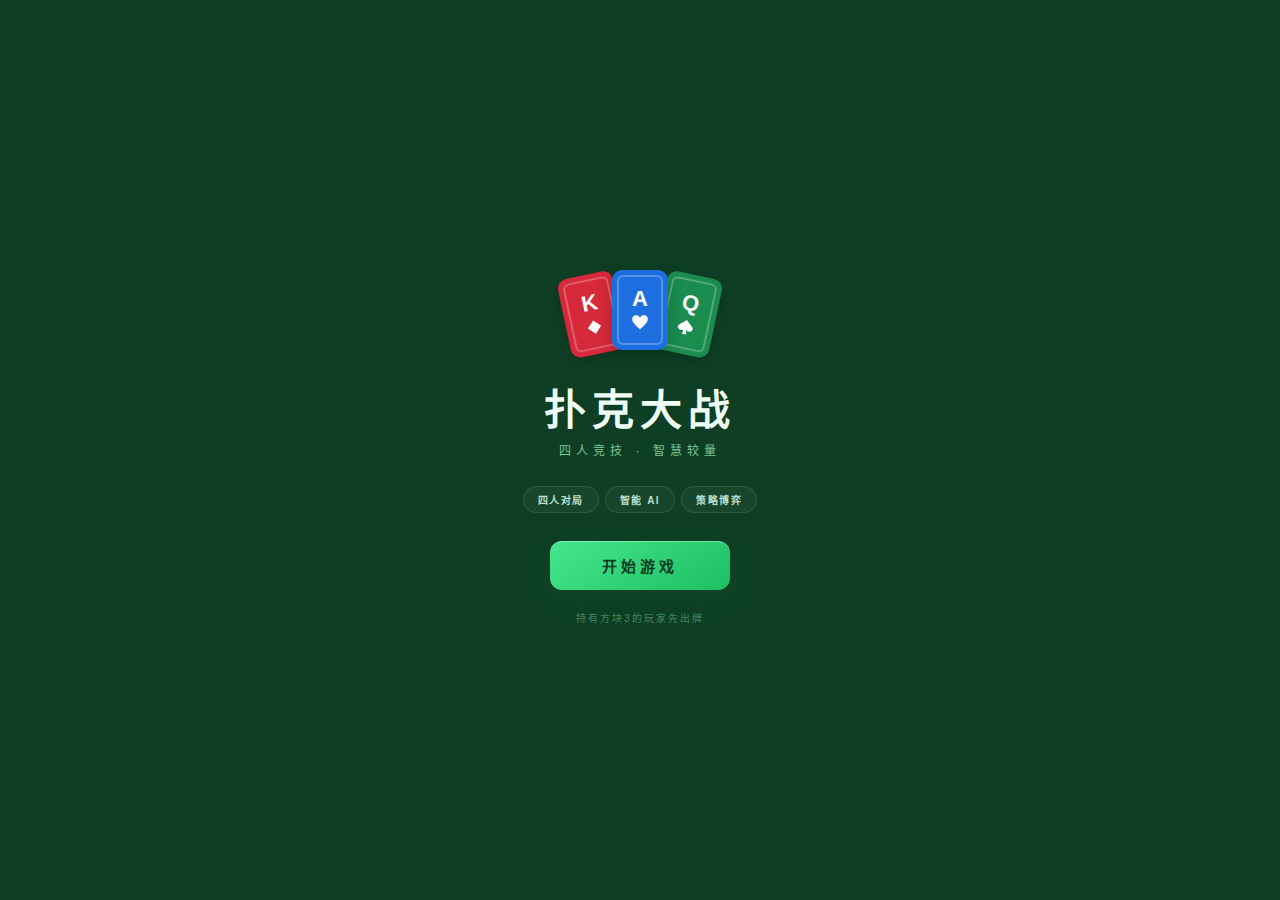
<file: index.html>
<!DOCTYPE html>
<html lang="zh-CN">
<head>
    <meta charset="UTF-8">
    <meta name="viewport" content="width=device-width, initial-scale=1.0, user-scalable=no, viewport-fit=cover">
    <title>扑克牌对战</title>
    <link rel="stylesheet" href="/static/css/style.css">
</head>
<body>
<div id="app">
    <div id="title-screen">
        <div class="title-wrap">
            <div class="title-cards">
                <div class="title-cd">
                    K
                    <svg class="title-cd-sm" viewBox="0 0 40 40"><polygon points="20,5 35,20 20,35 5,20" fill="#fff"/></svg>
                </div>
                <div class="title-cd">
                    A
                    <svg class="title-cd-sm" viewBox="0 0 40 40"><path d="M20 34C11 27 3 19 3 13A8.5 8.5 0 0 1 20 10 8.5 8.5 0 0 1 37 13C37 19 29 27 20 34Z" fill="#fff"/></svg>
                </div>
                <div class="title-cd">
                    Q
                    <svg class="title-cd-sm" viewBox="0 0 40 40"><path d="M20 4C11 13 3 17 3 23A8.5 8.5 0 0 0 17 26L15 36H25L23 26A8.5 8.5 0 0 0 37 23C37 17 29 13 20 4Z" fill="#fff"/></svg>
                </div>
            </div>
            <h1>扑克大战</h1>
            <p class="sub">四人竞技 · 智慧较量</p>
            <div class="title-features">
                <span class="title-feat">四人对局</span>
                <span class="title-feat">智能 AI</span>
                <span class="title-feat">策略博弈</span>
            </div>
            <button class="btn-main" onclick="startGame()">开始游戏</button>
            <p class="title-hint">持有方块3的玩家先出牌</p>
        </div>
    </div>

    <div id="board" class="hidden">
        <header id="hud">
            <span id="turn-info"></span>
            <div class="hud-r">
                <button class="btn-ico" onclick="toggleTheme()" title="切换主题">
                    <svg id="ico-sun" viewBox="0 0 24 24" width="16" height="16"><circle cx="12" cy="12" r="4" fill="none" stroke="currentColor" stroke-width="2"/><g stroke="currentColor" stroke-width="2" stroke-linecap="round"><line x1="12" y1="2" x2="12" y2="4"/><line x1="12" y1="20" x2="12" y2="22"/><line x1="4.93" y1="4.93" x2="6.34" y2="6.34"/><line x1="17.66" y1="17.66" x2="19.07" y2="19.07"/><line x1="2" y1="12" x2="4" y2="12"/><line x1="20" y1="12" x2="22" y2="12"/><line x1="4.93" y1="19.07" x2="6.34" y2="17.66"/><line x1="17.66" y1="6.34" x2="19.07" y2="4.93"/></g></svg>
                    <svg id="ico-moon" class="hidden" viewBox="0 0 24 24" width="16" height="16"><path d="M21 12.79A9 9 0 1111.21 3 7 7 0 0021 12.79z" fill="none" stroke="currentColor" stroke-width="2" stroke-linecap="round" stroke-linejoin="round"/></svg>
                </button>
                <button class="btn-hud" onclick="startGame()">New</button>
            </div>
        </header>

        <div id="table">
            <section class="seat seat-top" id="seat-2">
                <div class="tag"><span class="dot c-red"></span><span>电脑C</span><span class="cnt" id="cnt-2">13</span></div>
                <div class="zone" id="zone-2"></div>
            </section>

            <section class="seat seat-left" id="seat-1">
                <div class="tag"><span class="dot c-amber"></span><span>电脑B</span><span class="cnt" id="cnt-1">13</span></div>
                <div class="zone" id="zone-1"></div>
            </section>

            <section class="seat seat-right" id="seat-3">
                <div class="tag"><span class="dot c-violet"></span><span>电脑D</span><span class="cnt" id="cnt-3">13</span></div>
                <div class="zone" id="zone-3"></div>
            </section>

            <div id="center"><div id="msg"></div></div>

            <section class="seat seat-btm" id="seat-0">
                <div class="zone" id="zone-0"></div>
                <div class="tag"><span class="dot c-blue"></span><span>你</span><span class="cnt" id="cnt-0">13</span></div>
                <div id="hand"></div>
                <div id="acts">
                    <button id="btn-play" class="btn-act b-play" onclick="playCards()" disabled>出牌</button>
                    <button id="btn-pass" class="btn-act b-pass" onclick="passTurn()" disabled>不出</button>
                </div>
            </section>
        </div>
    </div>

    <div id="overlay" class="hidden">
        <div id="modal">
            <div id="m-ico"></div>
            <h2 id="m-txt"></h2>
            <button class="btn-main" onclick="startGame()">再来一局</button>
        </div>
    </div>
</div>
<script src="/static/js/game.js"></script>
</body>
</html>
</file>
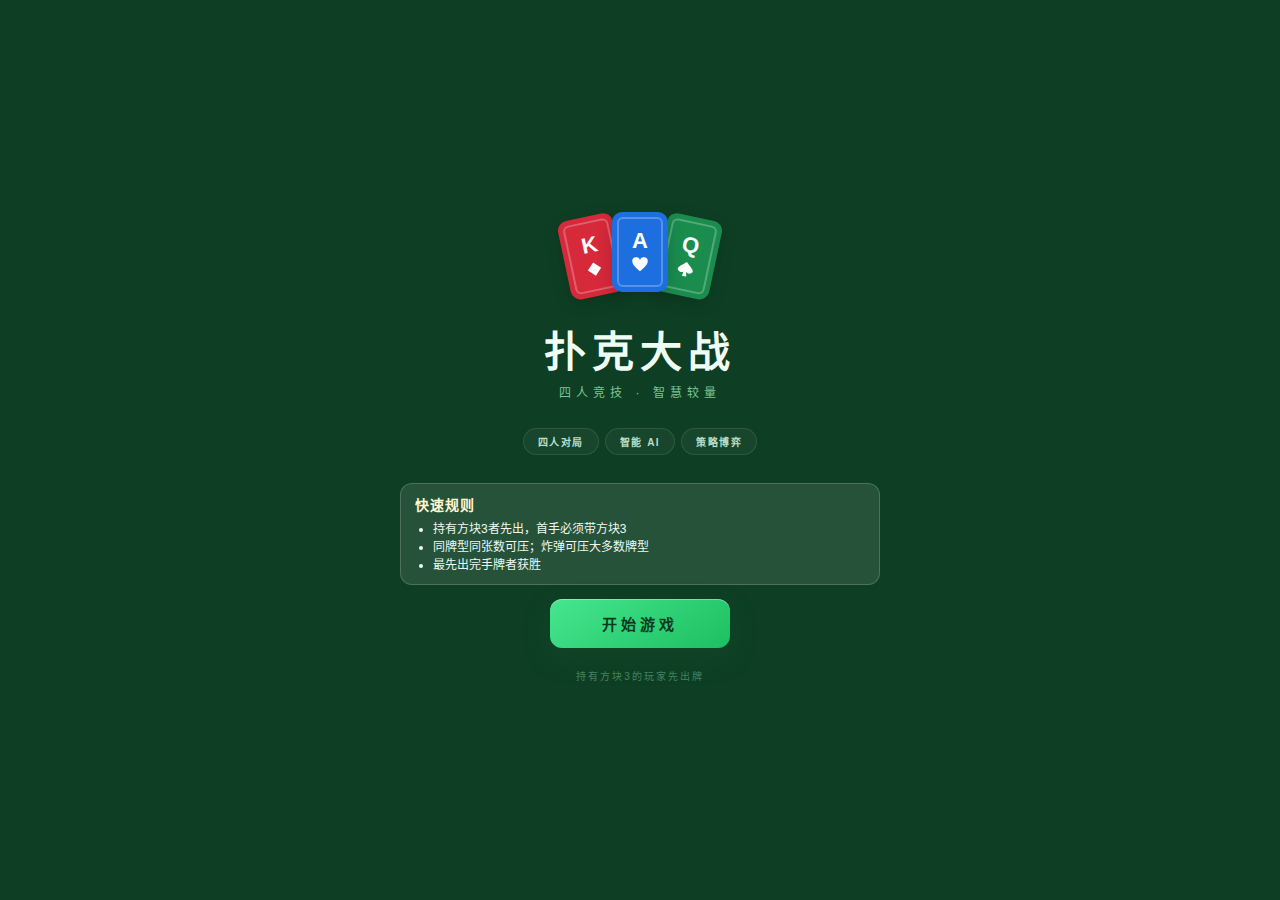
<file: templates/index.html>
<!DOCTYPE html>
<html lang="zh-CN">
<head>
    <meta charset="UTF-8">
    <meta name="viewport" content="width=device-width, initial-scale=1.0, user-scalable=no, viewport-fit=cover">
    <title>扑克牌对战</title>
    <link rel="stylesheet" href="/static/css/style.css">
</head>
<body>
<div id="app">
    <div id="title-screen">
        <div class="title-wrap">
            <div class="title-cards">
                <div class="title-cd">
                    K
                    <svg class="title-cd-sm" viewBox="0 0 40 40"><polygon points="20,5 35,20 20,35 5,20" fill="#fff"/></svg>
                </div>
                <div class="title-cd">
                    A
                    <svg class="title-cd-sm" viewBox="0 0 40 40"><path d="M20 34C11 27 3 19 3 13A8.5 8.5 0 0 1 20 10 8.5 8.5 0 0 1 37 13C37 19 29 27 20 34Z" fill="#fff"/></svg>
                </div>
                <div class="title-cd">
                    Q
                    <svg class="title-cd-sm" viewBox="0 0 40 40"><path d="M20 4C11 13 3 17 3 23A8.5 8.5 0 0 0 17 26L15 36H25L23 26A8.5 8.5 0 0 0 37 23C37 17 29 13 20 4Z" fill="#fff"/></svg>
                </div>
            </div>
            <h1>扑克大战</h1>
            <p class="sub">四人竞技 · 智慧较量</p>
            <div class="title-features">
                <span class="title-feat">四人对局</span>
                <span class="title-feat">智能 AI</span>
                <span class="title-feat">策略博弈</span>
            </div>
            <div class="quick-rules">
                <h3>快速规则</h3>
                <ul>
                    <li>持有方块3者先出，首手必须带方块3</li>
                    <li>同牌型同张数可压；炸弹可压大多数牌型</li>
                    <li>最先出完手牌者获胜</li>
                </ul>
            </div>
            <button class="btn-main" onclick="startGame()">开始游戏</button>
            <p class="title-hint">持有方块3的玩家先出牌</p>
        </div>
    </div>

    <div id="board" class="hidden">
        <header id="hud">
            <span id="turn-info"></span>
            <div class="hud-r">
                <button class="btn-ico" onclick="toggleTheme()" title="切换主题">
                    <svg id="ico-sun" viewBox="0 0 24 24" width="16" height="16"><circle cx="12" cy="12" r="4" fill="none" stroke="currentColor" stroke-width="2"/><g stroke="currentColor" stroke-width="2" stroke-linecap="round"><line x1="12" y1="2" x2="12" y2="4"/><line x1="12" y1="20" x2="12" y2="22"/><line x1="4.93" y1="4.93" x2="6.34" y2="6.34"/><line x1="17.66" y1="17.66" x2="19.07" y2="19.07"/><line x1="2" y1="12" x2="4" y2="12"/><line x1="20" y1="12" x2="22" y2="12"/><line x1="4.93" y1="19.07" x2="6.34" y2="17.66"/><line x1="17.66" y1="6.34" x2="19.07" y2="4.93"/></g></svg>
                    <svg id="ico-moon" class="hidden" viewBox="0 0 24 24" width="16" height="16"><path d="M21 12.79A9 9 0 1111.21 3 7 7 0 0021 12.79z" fill="none" stroke="currentColor" stroke-width="2" stroke-linecap="round" stroke-linejoin="round"/></svg>
                </button>
                <button class="btn-hud" onclick="startGame()">New</button>
            </div>
        </header>

        <div id="table">
            <section class="seat seat-top" id="seat-2">
                <div class="tag"><span class="dot c-red"></span><span>电脑C</span><span class="cnt" id="cnt-2">13</span></div>
                <div class="zone" id="zone-2"></div>
            </section>

            <section class="seat seat-left" id="seat-1">
                <div class="tag"><span class="dot c-amber"></span><span>电脑B</span><span class="cnt" id="cnt-1">13</span></div>
                <div class="zone" id="zone-1"></div>
            </section>

            <section class="seat seat-right" id="seat-3">
                <div class="tag"><span class="dot c-violet"></span><span>电脑D</span><span class="cnt" id="cnt-3">13</span></div>
                <div class="zone" id="zone-3"></div>
            </section>

            <div id="center"><div id="msg"></div></div>

            <section class="seat seat-btm" id="seat-0">
                <div class="zone" id="zone-0"></div>
                <div class="tag"><span class="dot c-blue"></span><span>你</span><span class="cnt" id="cnt-0">13</span></div>
                <div id="hand"></div>
                <div id="acts">
                    <button id="btn-play" class="btn-act b-play" onclick="playCards()" disabled>出牌</button>
                    <button id="btn-pass" class="btn-act b-pass" onclick="passTurn()" disabled>不出</button>
                </div>
            </section>
        </div>
    </div>

    <div id="overlay" class="hidden">
        <div id="modal">
            <div id="m-ico"></div>
            <h2 id="m-txt"></h2>
            <button class="btn-main" onclick="startGame()">再来一局</button>
        </div>
    </div>
</div>
<script src="/static/js/game.js"></script>
</body>
</html>
</file>
<file: static/css/style.css>
/* ==== Variables ==== */
:root {
    --bg:#1b6d3f;  --bg2:#145331;  --bg3:#0f4528;
    --tx:#f0fdf4;  --tx2:#bbdfc9;  --tx3:#7cc49a;
    --acc:#34d67b; --acc-fg:#0a3a1e;
    --gold:#f5c542;
    --cbg:#fff;  --cbdr:#d4d8dc;  --csh:rgba(0,0,0,.10);
    --csel:#2e7cf6; --cselg:rgba(46,124,246,.30);
    --hud:rgba(15,69,40,.96);
    --ov:rgba(0,0,0,.55);
    --mbg:#fff; --mbdr:#e2e6ea; --mtx:#1e293b;
    --pass-bg:#78879a;
    --bbl:rgba(0,0,0,.18);
    --s-dia:#1d6fe0; --s-clb:#1a8c4e; --s-hrt:#d6293a; --s-spd:#23272e;
    --card-bg:#fff; --card-border:#d4d8dc;
    --card-inner:rgba(0,0,0,.04);
    --seat-bg:rgba(0,0,0,.08);
    --seat-on-bg:rgba(245,197,66,.12);
    --seat-on-ring:rgba(245,197,66,.35);
    --zone-min:52px;
    --btn-play:#2e7cf6; --btn-play-fg:#fff;
    --btn-pass:#5a6678; --btn-pass-fg:#fff;
    --title-bg:#0e3f24;
    --title-card-shadow:rgba(0,0,0,.18);
}
[data-theme="dark"] {
    --bg:#16162a;  --bg2:#101020;  --bg3:#1c1c34;
    --tx:#dfe4ec;  --tx2:#8e97a8;  --tx3:#5c6577;
    --acc:#7c82f8; --acc-fg:#fff;
    --gold:#f5c542;
    --cbg:#252540;  --cbdr:#3c3c5c;  --csh:rgba(0,0,0,.32);
    --csel:#818cf8; --cselg:rgba(129,140,248,.35);
    --hud:rgba(16,16,32,.96);
    --ov:rgba(0,0,0,.70);
    --mbg:#252540; --mbdr:#3c3c5c; --mtx:#dfe4ec;
    --pass-bg:#3e4555;
    --bbl:rgba(255,255,255,.06);
    --s-dia:#5b9cf5; --s-clb:#4cd98e; --s-hrt:#f27080; --s-spd:#bcc5d3;
    --card-bg:#2a2a48; --card-border:#44446a;
    --card-inner:rgba(255,255,255,.03);
    --seat-bg:rgba(255,255,255,.04);
    --seat-on-bg:rgba(245,197,66,.08);
    --seat-on-ring:rgba(245,197,66,.25);
    --btn-play:#6366f1; --btn-play-fg:#fff;
    --btn-pass:#3e4555; --btn-pass-fg:#bcc5d3;
    --title-bg:#0c0c1a;
    --title-card-shadow:rgba(0,0,0,.40);
}

/* ==== Reset ==== */
*{margin:0;padding:0;box-sizing:border-box}
html,body{height:100%;overflow:hidden;touch-action:manipulation}
body{
    font-family:'SF Pro Display','SF Pro Text',-apple-system,BlinkMacSystemFont,'Segoe UI','PingFang SC','Microsoft YaHei',sans-serif;
    background:var(--bg); color:var(--tx);
    -webkit-tap-highlight-color:transparent;
    -webkit-user-select:none; user-select:none;
}
.hidden{display:none!important}

/* ==== Title ==== */
#title-screen{
    height:100vh;display:flex;align-items:center;justify-content:center;
    background:var(--title-bg);
    position:relative;overflow:hidden;
}
#title-screen::before{
    content:'';position:absolute;inset:0;
    background:repeating-conic-gradient(var(--title-bg) 0% 25%, transparent 0% 50%) 0 0/60px 60px;
    opacity:.12;pointer-events:none;
}
.title-wrap{
    text-align:center;position:relative;z-index:1;
    animation:titleIn .6s cubic-bezier(.22,1,.36,1);
}
@keyframes titleIn{from{opacity:0;transform:translateY(24px)}to{opacity:1;transform:translateY(0)}}

.title-cards{margin-bottom:20px;display:flex;justify-content:center;gap:0}
.title-cd{
    width:56px;height:80px;border-radius:10px;
    display:flex;flex-direction:column;align-items:center;justify-content:center;
    font-weight:900;font-size:22px;line-height:1;
    box-shadow:0 4px 16px var(--title-card-shadow);
    position:relative;
    transition:transform .3s cubic-bezier(.22,1,.36,1);
}
.title-cd::after{
    content:'';position:absolute;inset:5px;
    border:2px solid rgba(255,255,255,.25);border-radius:6px;
}
.title-cd:nth-child(1){background:#d6293a;color:#fff;transform:rotate(-12deg) translateX(8px);z-index:1}
.title-cd:nth-child(2){background:#1d6fe0;color:#fff;transform:translateY(-6px);z-index:3}
.title-cd:nth-child(3){background:#1a8c4e;color:#fff;transform:rotate(12deg) translateX(-8px);z-index:2}
.title-cd-sm{width:18px;height:18px;margin-top:4px}

.title-wrap h1{
    font-size:clamp(28px,7vw,42px);font-weight:900;
    letter-spacing:6px;color:var(--tx);
    margin-bottom:4px;
}
.sub{
    font-size:12px;color:var(--tx3);letter-spacing:5px;
    font-weight:500;margin-bottom:28px;text-transform:uppercase;
}
.title-features{
    display:flex;justify-content:center;gap:6px;
    margin-bottom:28px;flex-wrap:wrap;
}
.title-feat{
    font-size:10px;font-weight:700;letter-spacing:1.5px;
    color:var(--tx2);text-transform:uppercase;
    padding:5px 14px;
    border:1.5px solid rgba(255,255,255,.1);border-radius:20px;
    background:rgba(255,255,255,.04);
}
.btn-main{
    padding:14px 52px;font-size:15px;font-weight:800;
    color:var(--acc-fg);background:var(--acc);
    border:none;border-radius:12px;cursor:pointer;letter-spacing:4px;
    text-transform:uppercase;
    box-shadow:0 4px 0 rgba(0,0,0,.15);
    transition:transform .1s,box-shadow .1s;
    position:relative;top:0;
}
.btn-main:hover{transform:translateY(-1px);box-shadow:0 5px 0 rgba(0,0,0,.15)}
.btn-main:active{transform:translateY(2px);box-shadow:0 2px 0 rgba(0,0,0,.15);top:0}
.title-hint{
    font-size:10px;color:var(--tx3);
    margin-top:20px;letter-spacing:2px;font-weight:500;
    opacity:.5;
}

/* ==== Board ==== */
#board{
    height:100vh;display:flex;flex-direction:column;
    background:var(--bg);
}

/* HUD */
#hud{
    display:flex;justify-content:space-between;align-items:center;
    padding:0 16px;background:var(--hud);height:40px;flex-shrink:0;
    font-size:11px;color:var(--tx2);font-weight:700;
    letter-spacing:.5px;
    border-bottom:1px solid rgba(255,255,255,.06);
}
.hud-r{display:flex;align-items:center;gap:8px}
.btn-ico{
    width:30px;height:30px;display:flex;align-items:center;justify-content:center;
    background:0;border:1.5px solid rgba(255,255,255,.1);border-radius:8px;
    color:var(--tx2);cursor:pointer;transition:background .12s;
}
.btn-ico:hover{background:rgba(255,255,255,.08)}
.btn-hud{
    padding:5px 14px;font-size:10px;font-weight:700;
    color:var(--tx2);background:rgba(255,255,255,.05);
    border:1.5px solid rgba(255,255,255,.1);border-radius:8px;
    cursor:pointer;transition:background .12s;
    letter-spacing:1px;text-transform:uppercase;
}
.btn-hud:hover{background:rgba(255,255,255,.1)}

/* ==== Table ==== */
#table{
    flex:1;display:grid;
    grid-template-columns:auto 1fr auto;
    grid-template-rows:auto 1fr auto;
    min-height:0;overflow:hidden;
    padding:4px;gap:2px;
}
.seat-top{grid-column:1/4;grid-row:1}
.seat-left{grid-column:1;grid-row:2;align-self:center}
.seat-right{grid-column:3;grid-row:2;align-self:center}
#center{grid-column:2;grid-row:2;display:flex;align-items:center;justify-content:center}
.seat-btm{grid-column:1/4;grid-row:3}

/* ==== Seats ==== */
.seat{display:flex;flex-direction:column;align-items:center;gap:2px}
.tag{
    display:inline-flex;align-items:center;gap:6px;
    font-size:10px;font-weight:800;color:var(--tx2);
    padding:4px 12px 4px 7px;
    background:var(--seat-bg);border-radius:20px;
    margin:2px 0;white-space:nowrap;
    letter-spacing:.5px;text-transform:uppercase;
    transition:all .25s;
    border:1.5px solid transparent;
}
.dot{width:8px;height:8px;border-radius:50%;flex-shrink:0;
    box-shadow:inset 0 -1px 0 rgba(0,0,0,.15)}
.c-blue{background:#2e7cf6} .c-amber{background:#e8a317}
.c-red{background:#d6293a}  .c-violet{background:#8b6cf6}
.cnt{
    font-size:8px;color:var(--gold);font-weight:800;
    background:rgba(0,0,0,.2);padding:2px 6px;border-radius:8px;
    min-width:18px;text-align:center;letter-spacing:.5px;
}
.seat.on>.tag{
    color:var(--gold);
    background:var(--seat-on-bg);
    border-color:var(--seat-on-ring);
}
.seat.on .dot{box-shadow:0 0 0 2.5px var(--seat-on-ring),inset 0 -1px 0 rgba(0,0,0,.15)}

.seat-left,.seat-right{padding:0 4px;max-width:120px}
#center{min-width:60px}
#msg{
    font-size:11px;font-weight:800;color:var(--gold);
    text-align:center;min-height:20px;padding:0 8px;
    letter-spacing:.5px;
}

/* ==== Zone ==== */
.zone{
    display:flex;justify-content:center;flex-wrap:wrap;
    min-height:var(--zone-min);padding:3px;gap:1px;
}
.zone .cd{
    --w:38px;--h:54px;
    margin-left:-4px;cursor:default;
    animation:cardIn .25s cubic-bezier(.22,1,.36,1);
}
.zone .cd:first-child{margin-left:0}
.zone .cd .rt{font-size:9px;padding-left:3px}
.zone .cd .sm svg{width:12px;height:12px}
.zone .cd .rb{display:none}
.zone .cd .inner-oval{width:24px;height:32px}

@keyframes cardIn{
    0%{opacity:0;transform:translateY(-16px) scale(.8)}
    100%{opacity:1;transform:translateY(0) scale(1)}
}
.bubble{
    font-size:10px;font-weight:800;color:var(--tx3);
    padding:4px 14px;background:var(--bbl);border-radius:8px;
    align-self:center;animation:fadeUp .2s ease-out;
    letter-spacing:1px;text-transform:uppercase;
}
@keyframes fadeUp{from{opacity:0;transform:translateY(4px)}to{opacity:1;transform:translateY(0)}}

/* ==== Hand ==== */
#hand{
    display:flex;flex-wrap:wrap;justify-content:center;
    padding:16px 8px 4px;
    gap:2px 0;
    overflow:visible;
    -webkit-overflow-scrolling:touch;
}

/* ==== Card (UNO-inspired) ==== */
.cd{
    --w:50px;--h:72px;
    width:var(--w);height:var(--h);
    background:var(--cbg);
    border-radius:8px;
    border:2px solid var(--cbdr);
    display:flex;flex-direction:column;
    align-items:center;justify-content:space-between;
    padding:2px 0;
    cursor:pointer;
    position:relative;
    margin-left:-10px;
    box-shadow:0 2px 6px var(--csh);
    transition:transform .15s cubic-bezier(.22,1,.36,1),
               border-color .12s,box-shadow .12s;
    flex-shrink:0;
}
.cd:first-child{margin-left:0}

/* inner oval - UNO style */
.inner-oval{
    position:absolute;
    top:50%;left:50%;
    width:32px;height:46px;
    transform:translate(-50%,-50%) rotate(-30deg);
    border-radius:50%;
    background:var(--card-inner);
    pointer-events:none;
}

@media(hover:hover){
    #hand .cd:hover{
        transform:translateY(-8px);
        box-shadow:0 6px 14px var(--csh);z-index:10;
    }
    #hand .cd.sel:hover{
        transform:translateY(-18px);
    }
}
#hand .cd.sel{
    transform:translateY(-16px);
    border-color:var(--csel);
    box-shadow:0 6px 18px var(--cselg);
    z-index:20;
}
#hand .cd.dh{
    border-color:var(--csel);
    box-shadow:0 0 8px var(--cselg);
}

.rt{font-size:12px;font-weight:900;align-self:flex-start;padding-left:4px;line-height:1;position:relative;z-index:1}
.sm{flex:1;display:flex;align-items:center;justify-content:center;position:relative;z-index:1}
.sm svg{width:18px;height:18px}
.rb{font-size:8px;font-weight:900;align-self:flex-end;padding-right:4px;transform:rotate(180deg);line-height:1;position:relative;z-index:1}

/* deal */
.cd.deal{animation:dealIn .35s cubic-bezier(.22,1,.36,1) both}
@keyframes dealIn{
    0%{opacity:0;transform:translateY(40px) scale(.6) rotate(-8deg)}
    100%{opacity:1;transform:translateY(0) scale(1) rotate(0)}
}

/* ==== Actions ==== */
#acts{display:flex;justify-content:center;gap:10px;padding:8px 0 4px}
.btn-act{
    padding:10px 30px;font-size:12px;font-weight:800;
    border:none;border-radius:10px;cursor:pointer;letter-spacing:2px;
    text-transform:uppercase;
    transition:transform .08s,opacity .1s;
    box-shadow:0 3px 0 rgba(0,0,0,.12);
    position:relative;top:0;
}
.btn-act:active{transform:translateY(2px);box-shadow:0 1px 0 rgba(0,0,0,.12)}
.btn-act:disabled{opacity:.25;cursor:not-allowed;transform:none!important;box-shadow:0 3px 0 rgba(0,0,0,.06)}
.b-play{background:var(--btn-play);color:var(--btn-play-fg)}
.b-pass{background:var(--btn-pass);color:var(--btn-pass-fg)}

/* ==== Modal ==== */
#overlay{
    position:fixed;inset:0;background:var(--ov);
    display:flex;align-items:center;justify-content:center;z-index:1000;
    animation:fadeIn .2s ease-out;
}
@keyframes fadeIn{from{opacity:0}to{opacity:1}}
#modal{
    background:var(--mbg);border-radius:16px;
    padding:32px 48px;text-align:center;
    box-shadow:0 20px 50px rgba(0,0,0,.35);
    border:1.5px solid var(--mbdr);
    animation:modalIn .3s cubic-bezier(.22,1,.36,1);
    color:var(--mtx);
}
@keyframes modalIn{from{opacity:0;transform:scale(.88)}to{opacity:1;transform:scale(1)}}
#m-ico{margin-bottom:12px}
#m-txt{font-size:22px;font-weight:900;margin-bottom:20px;letter-spacing:3px}
.cw{color:#e8a317}.cl{color:#78879a}

/* ==== Mobile ==== */
@media(max-width:640px){
    .cd{--w:44px;--h:64px;margin-left:-9px;border-radius:7px}
    .inner-oval{width:28px;height:40px}
    .rt{font-size:11px;padding-left:3px}
    .sm svg{width:15px;height:15px}
    .rb{font-size:7px}
    .zone .cd{--w:34px;--h:48px;margin-left:-3px;border-radius:6px}
    .zone .cd .rt{font-size:8px}
    .zone .cd .sm svg{width:10px;height:10px}
    .zone .cd .inner-oval{width:20px;height:28px}
    .seat-left,.seat-right{max-width:80px;padding:0 2px}
    #hand{padding:14px 4px 4px}
    .btn-act{padding:9px 24px;font-size:11px}
    #hud{height:36px;padding:0 12px;font-size:10px}
    .btn-main{padding:12px 40px;font-size:14px}
    .tag{font-size:9px;padding:3px 9px 3px 5px}
    .cnt{font-size:7px;padding:1px 5px}
    .title-cd{width:48px;height:68px;font-size:18px;border-radius:8px}
    .title-cd::after{inset:4px;border-radius:5px}
    .title-cd-sm{width:14px;height:14px}
    --zone-min:44px;
}

@media(max-width:380px){
    .cd{--w:38px;--h:56px;margin-left:-8px}
    .rt{font-size:10px}
    .sm svg{width:13px;height:13px}
    .title-cd{width:42px;height:60px;font-size:16px}
}

.seat-btm{padding-bottom:env(safe-area-inset-bottom,4px)}

/* ==== Visual polish (v2) ==== */
body{
    background:
        radial-gradient(circle at 12% 15%, rgba(255,255,255,.16), transparent 30%),
        radial-gradient(circle at 88% 20%, rgba(255,255,255,.10), transparent 28%),
        linear-gradient(150deg, var(--bg), var(--bg2) 40%, var(--bg3));
}

#table{
    backdrop-filter: blur(3px);
}

#hud{
    border:1px solid rgba(255,255,255,.14);
    box-shadow:0 8px 24px rgba(0,0,0,.24);
}

.tag{
    background:linear-gradient(180deg, rgba(255,255,255,.15), rgba(255,255,255,.05));
    border:1px solid rgba(255,255,255,.16);
}

.btn-main{
    background:linear-gradient(145deg, #46e68e, #1cbf61);
    box-shadow:0 10px 24px rgba(22,80,46,.35), inset 0 1px 0 rgba(255,255,255,.35);
}
.btn-main:hover{transform:translateY(-1px) scale(1.01)}

.btn-act{
    box-shadow:0 6px 14px rgba(0,0,0,.22);
}

.cd{
    transition:transform .12s ease, box-shadow .12s ease;
}
.cd:hover{transform:translateY(-3px);box-shadow:0 8px 20px rgba(0,0,0,.20)}

.quick-rules{
    width:min(480px, 92vw);
    text-align:left;
    background:rgba(255,255,255,.10);
    border:1px solid rgba(255,255,255,.18);
    border-radius:12px;
    padding:10px 14px;
    margin:10px 0 14px;
    color:#eef9f2;
}
.quick-rules h3{
    margin:0 0 6px;
    font-size:14px;
    letter-spacing:1px;
    color:#fff7d1;
}
.quick-rules ul{
    margin:0;
    padding-left:18px;
    font-size:12px;
    line-height:1.5;
}

#center #msg{
    background:rgba(13, 27, 20, .42);
    border:1px solid rgba(255,255,255,.16);
    box-shadow:0 8px 20px rgba(0,0,0,.22);
    backdrop-filter: blur(2px);
}

/* ==== Optional local card image pack ==== */
.cd.use-img{
    overflow:hidden;
    background:#fff;
}
.cd-img{
    position:absolute;
    inset:0;
    width:100%;
    height:100%;
    object-fit:cover;
    border-radius:inherit;
    z-index:3;
}
.cd.use-img .inner-oval,
.cd.use-img .rt,
.cd.use-img .sm,
.cd.use-img .rb{
    opacity:0;
}
</file>
